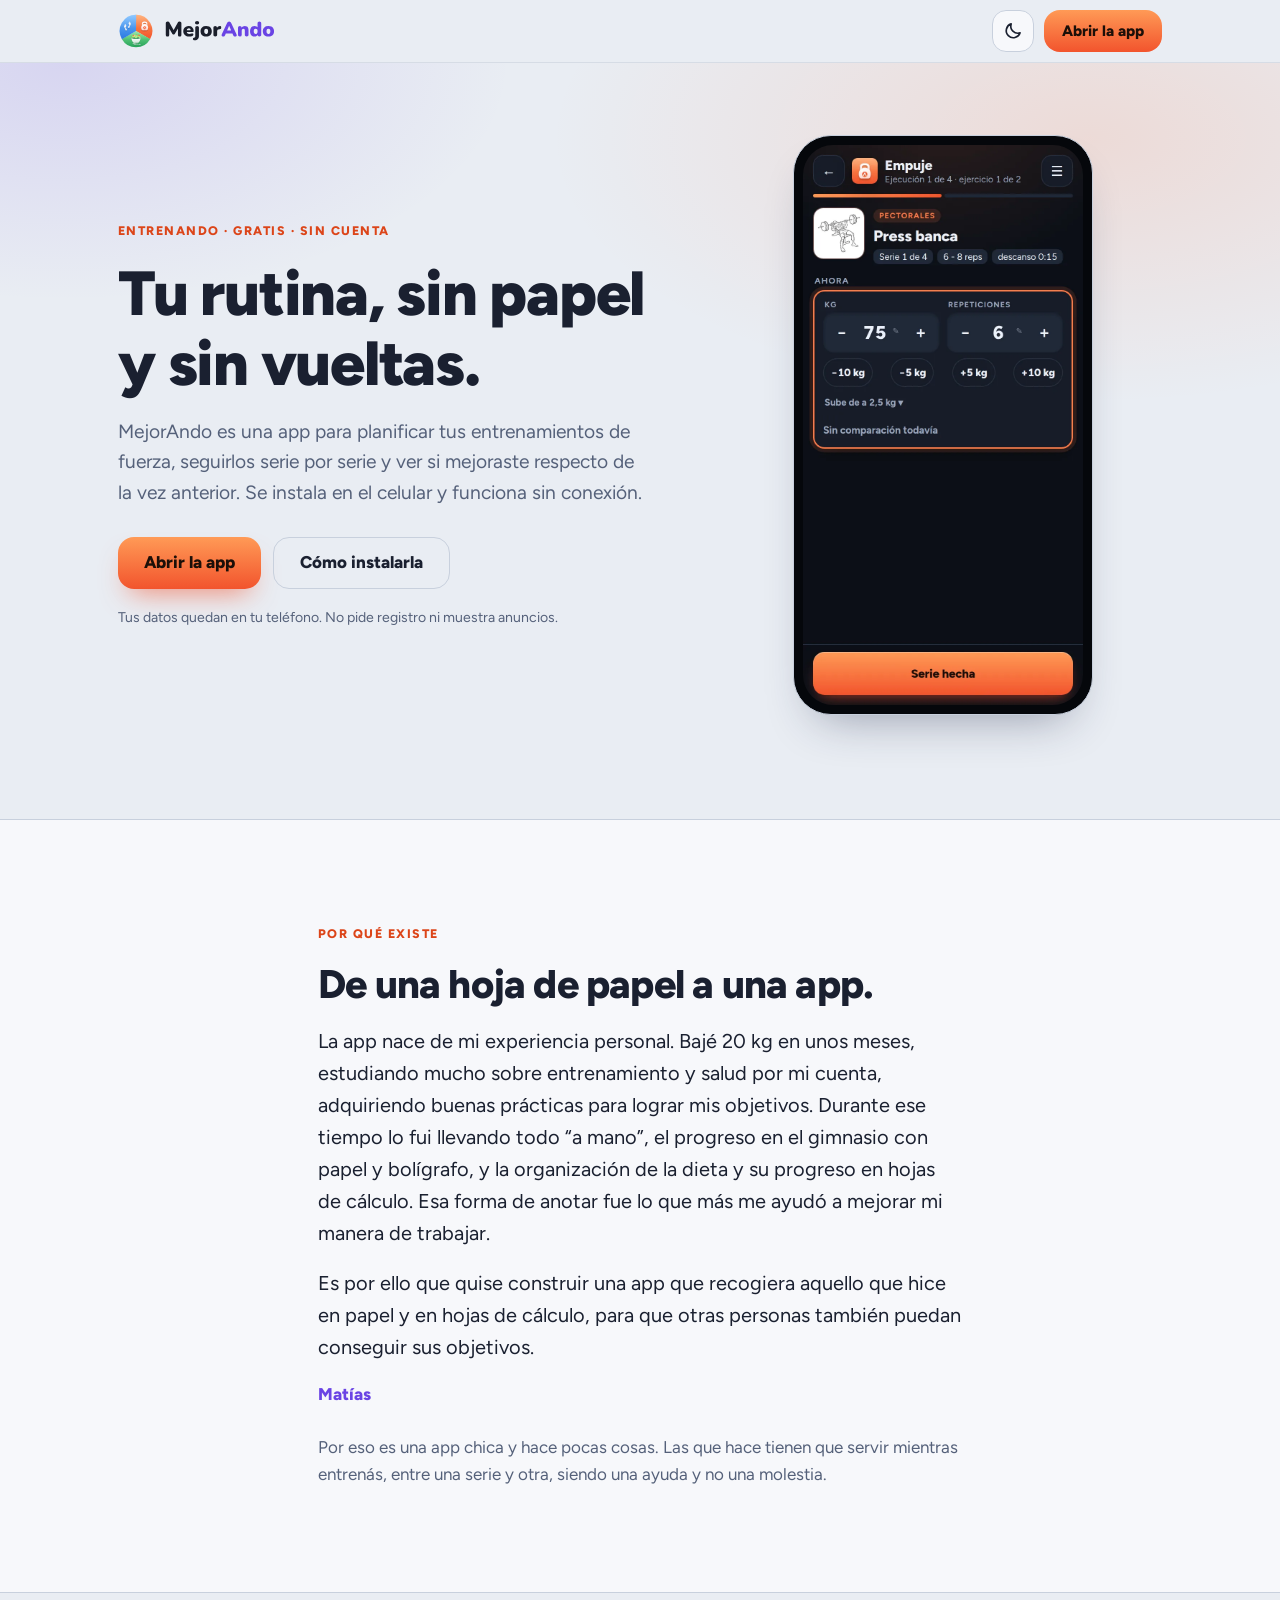
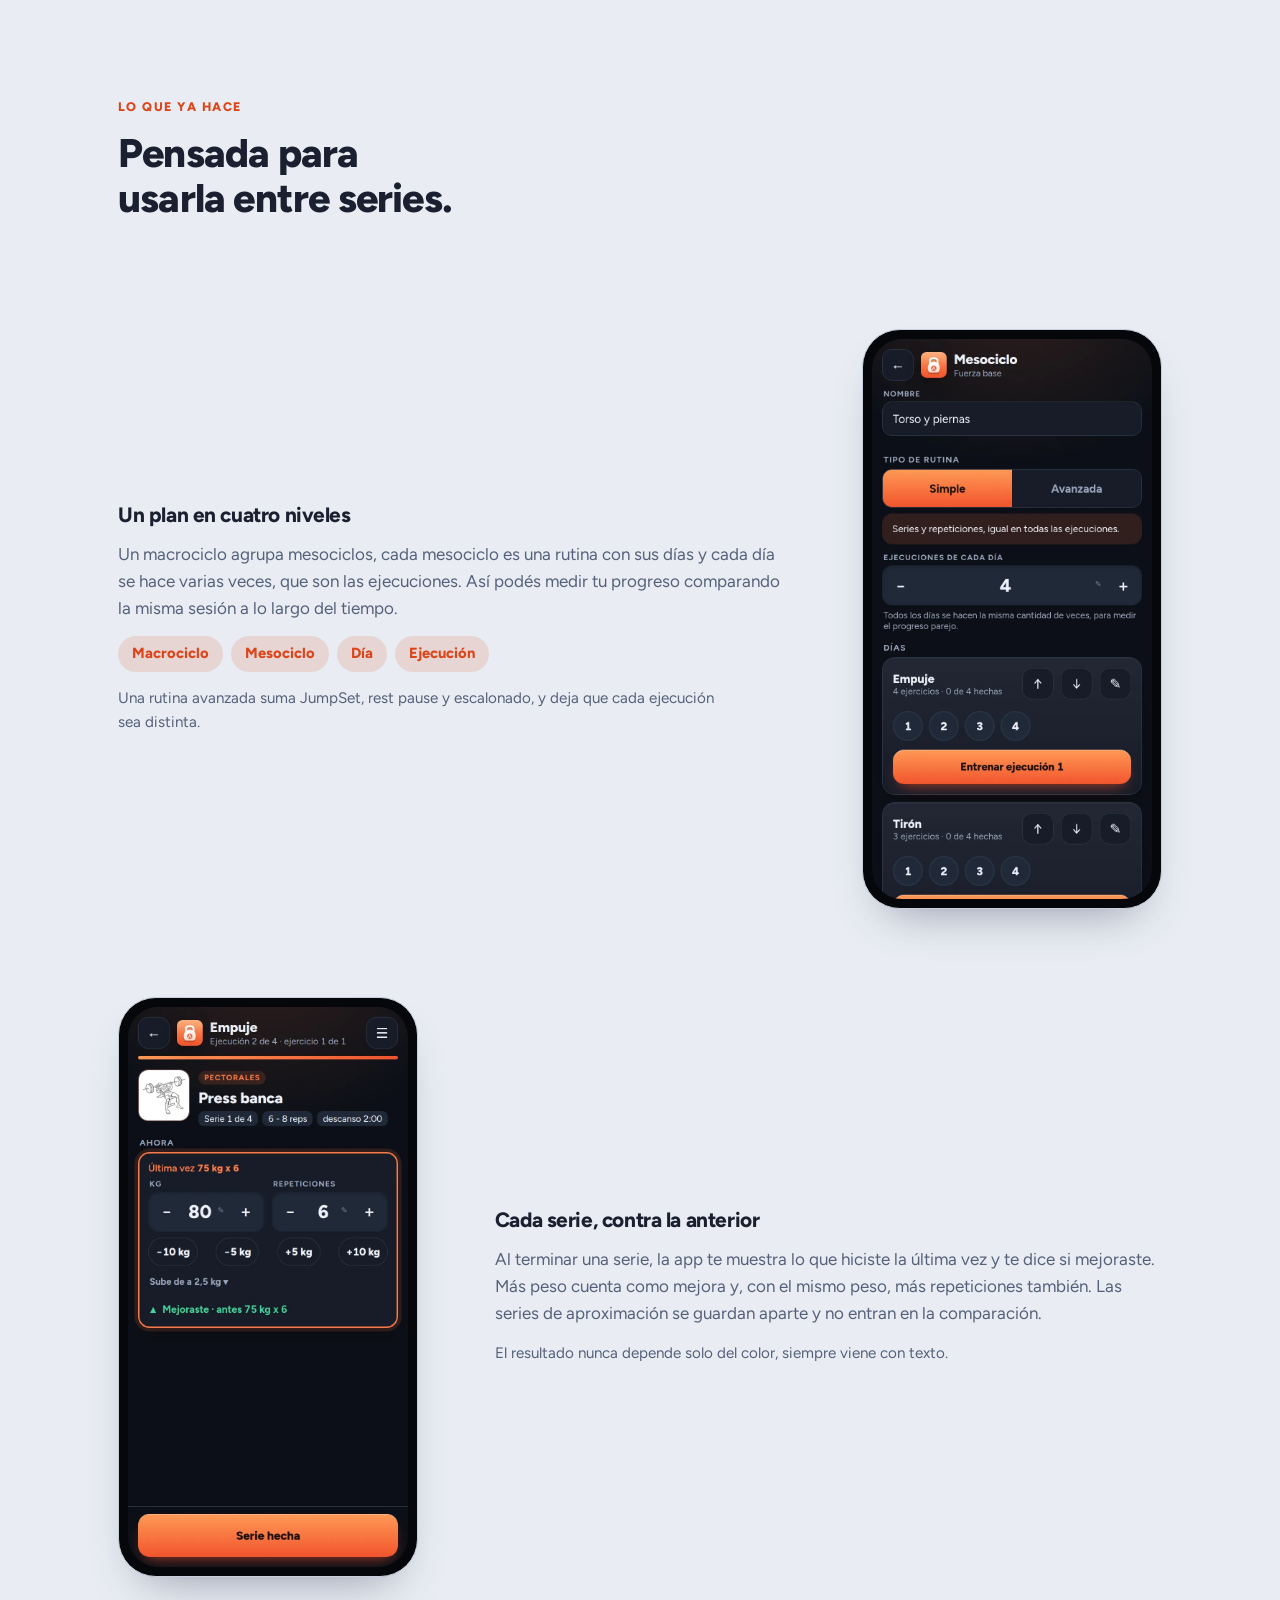
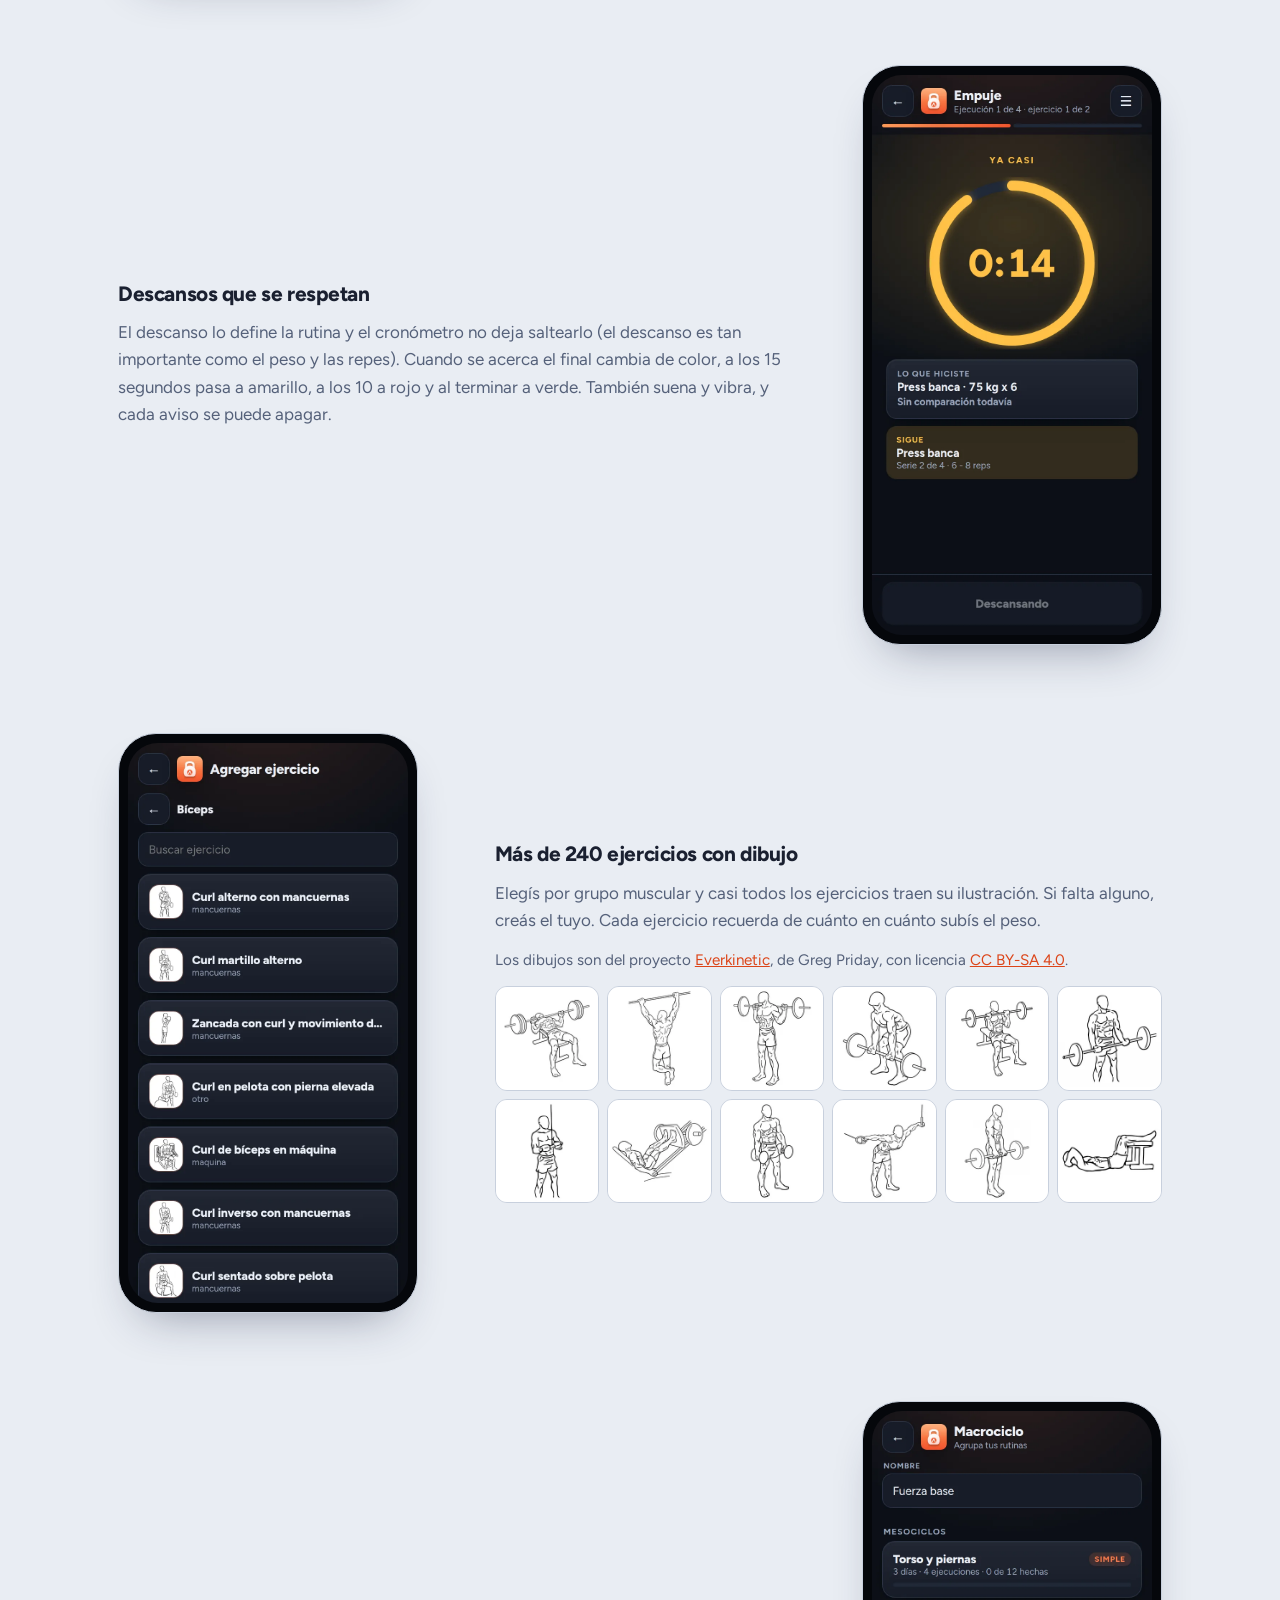
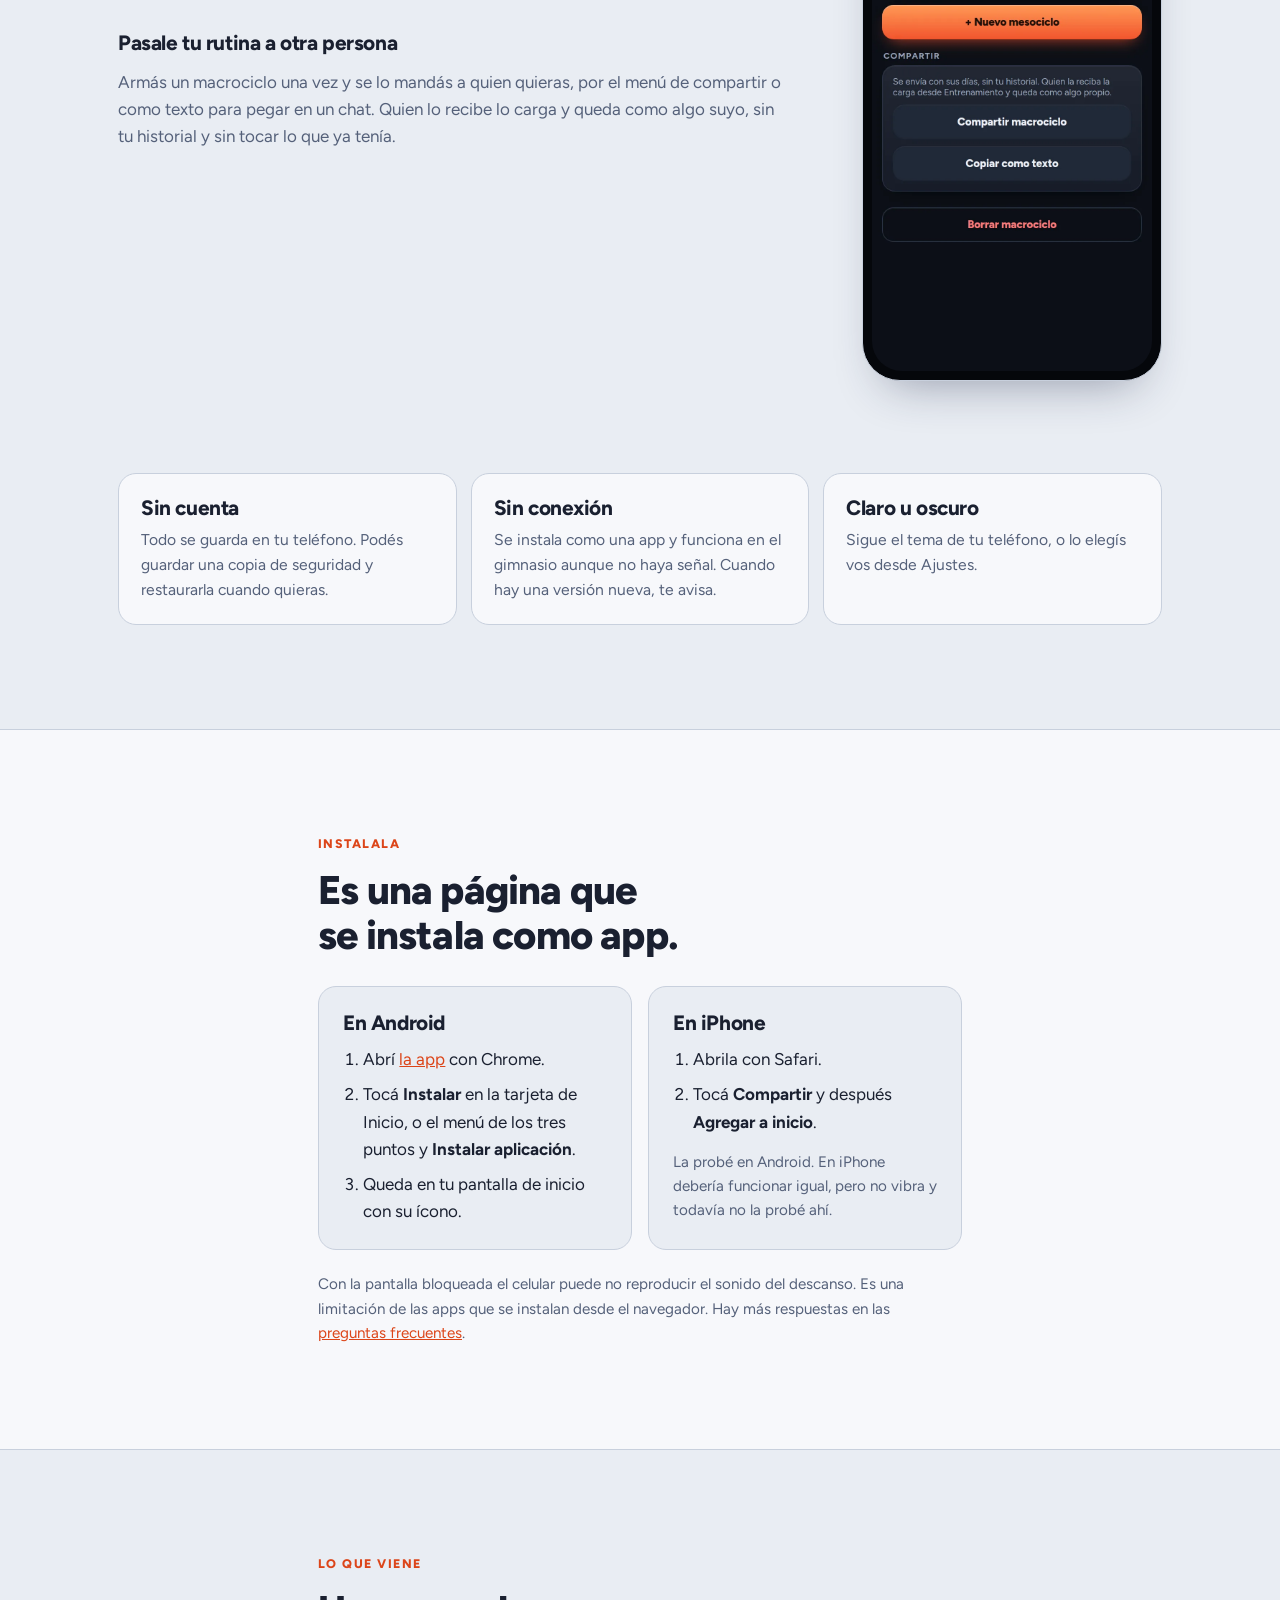
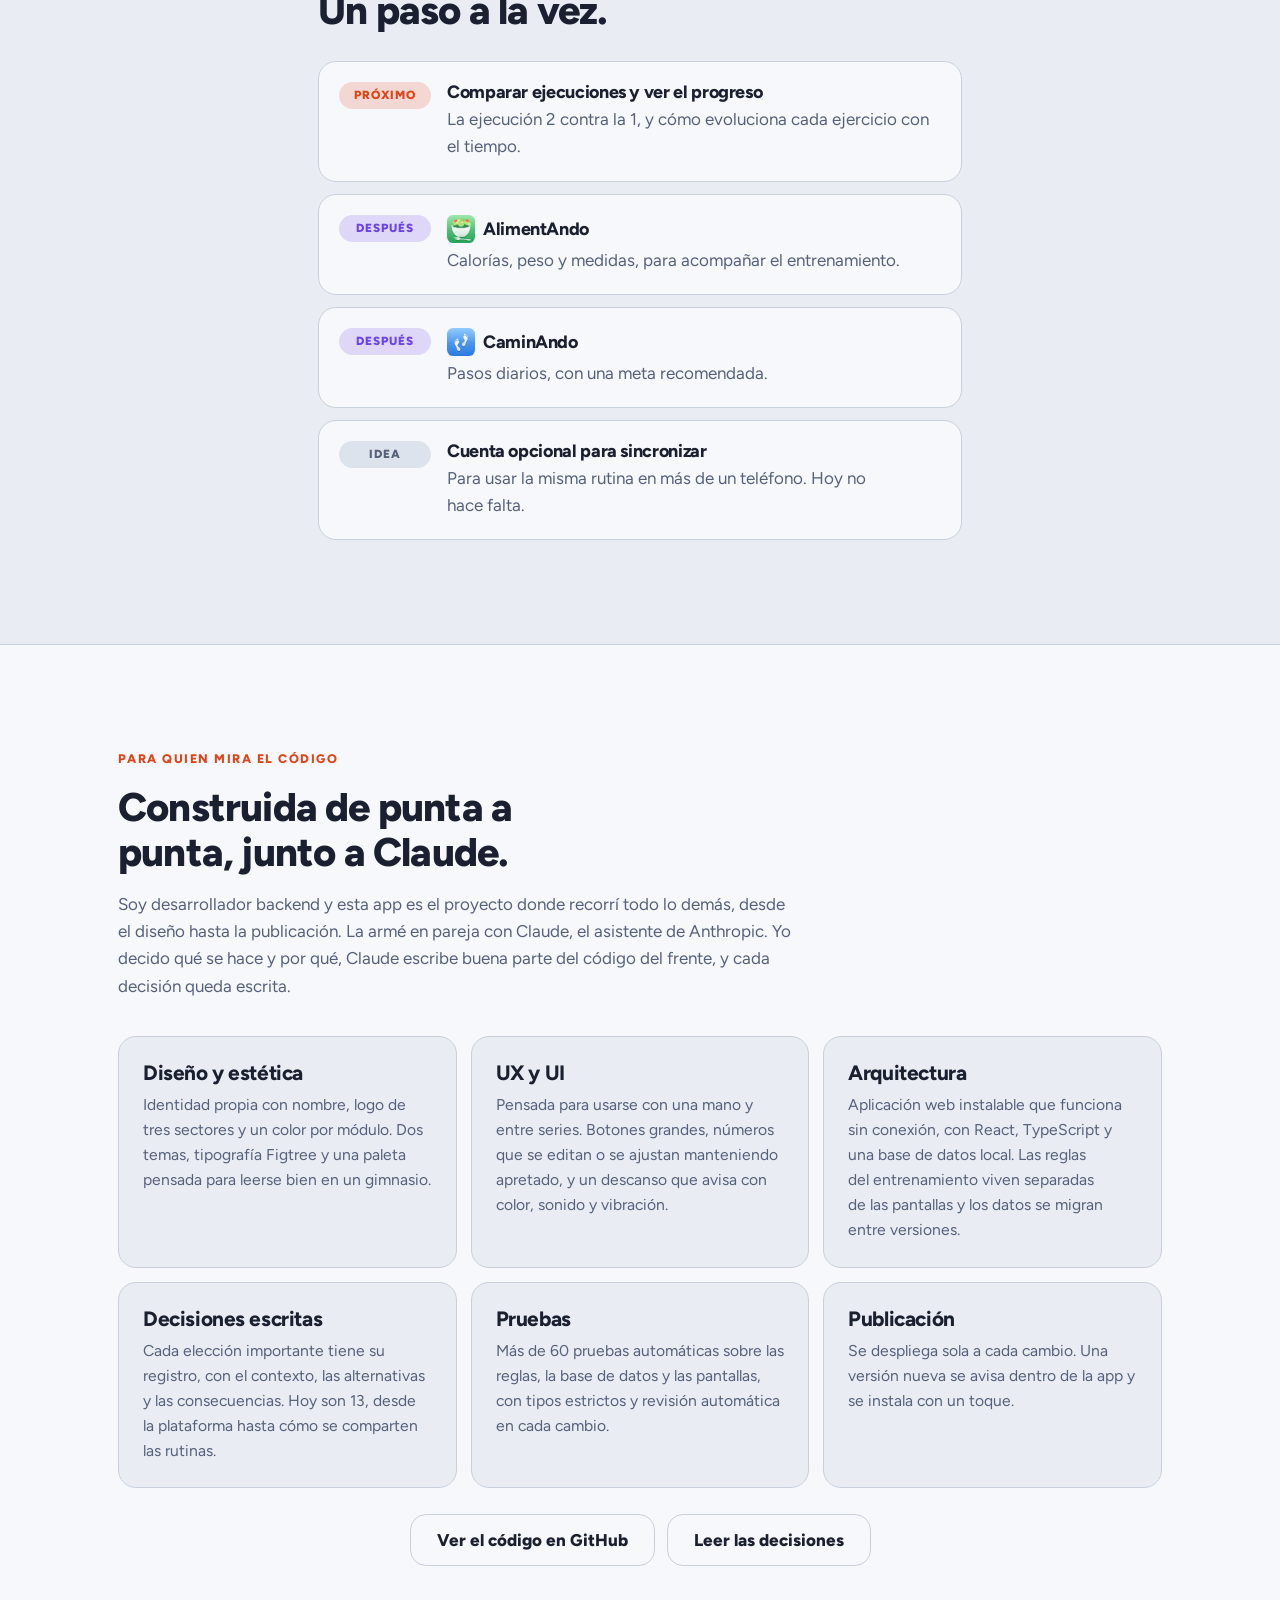
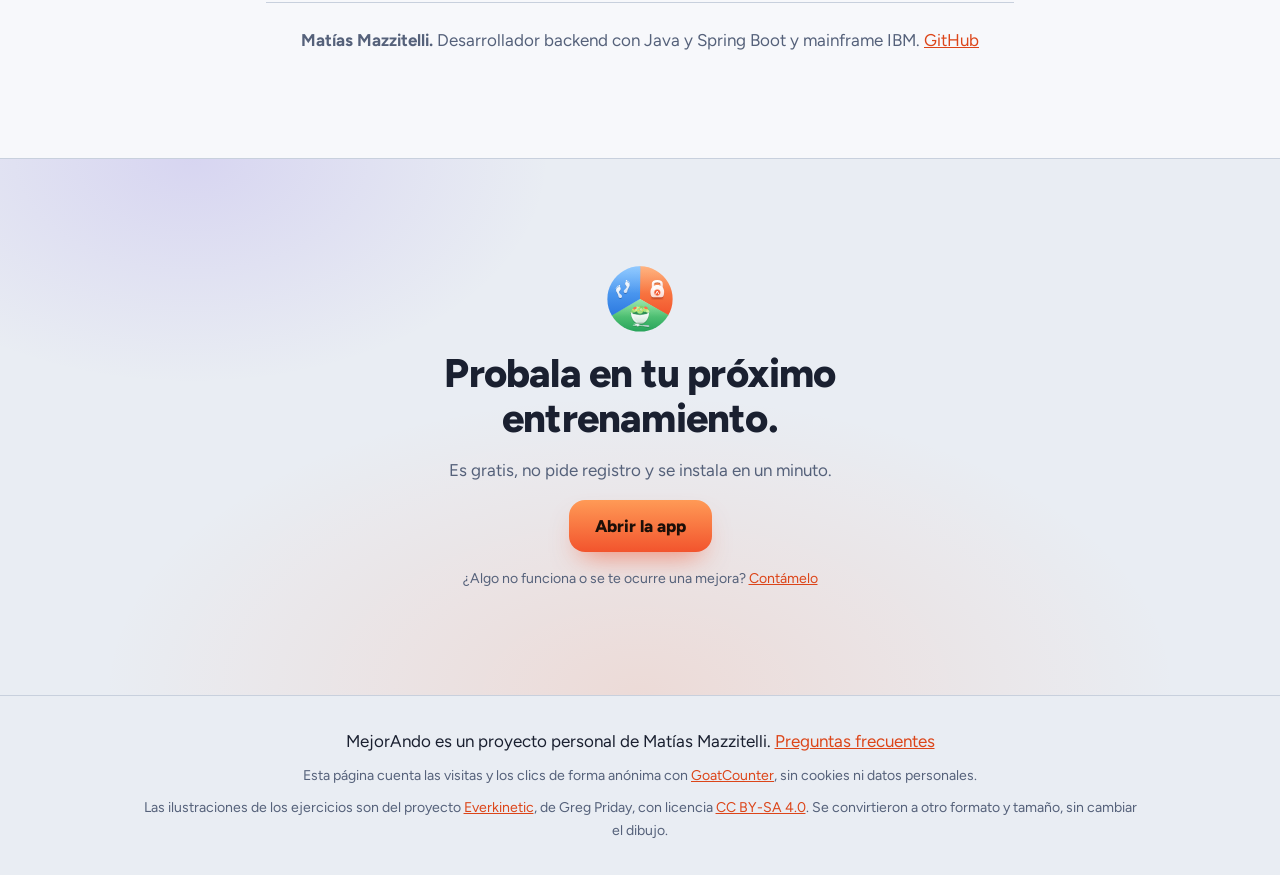
<file: index.html>
<!doctype html>
<html lang="es">
  <head>
    <meta charset="utf-8" />
    <meta name="viewport" content="width=device-width, initial-scale=1, viewport-fit=cover" />
    <title>MejorAndo | Entrená con tu rutina, sin papel</title>
    <meta
      name="description"
      content="MejorAndo es una app gratuita para planificar tus entrenamientos de fuerza, seguirlos serie por serie y ver si mejoraste. Se instala en el celular y funciona sin conexión."
    />
    <meta name="theme-color" content="#0c1017" />
    <script>
      // se aplica antes de pintar para que no parpadee
      try {
        var t = localStorage.getItem("mejorando.landing.tema")
        if (t === "claro" || t === "oscuro") document.documentElement.dataset.theme = t === "claro" ? "light" : "dark"
      } catch (e) {}
    </script>
    <meta property="og:title" content="MejorAndo" />
    <meta
      property="og:description"
      content="Planificá tu entrenamiento, seguilo serie por serie y compará con la vez anterior. Sin cuenta, sin conexión, sin papel."
    />
    <meta property="og:type" content="website" />
    <meta property="og:url" content="https://mdev-repos.github.io/mejorando-landing/" />
    <meta property="og:image" content="https://mdev-repos.github.io/mejorando-landing/img/og.png" />
    <meta property="og:image:width" content="1200" />
    <meta property="og:image:height" content="627" />
    <meta name="twitter:card" content="summary_large_image" />
    <link rel="icon" type="image/svg+xml" href="favicon.svg" />
    <link rel="stylesheet" href="style.css?v=3" />
  </head>
  <body>
    <header class="top">
      <div class="wrap top-in">
        <a class="brand" href="#" aria-label="MejorAndo, inicio">
          <img src="img/logo.svg" alt="" width="36" height="36" />
          <span class="wordmark">
            <img class="wm-claro" src="img/wordmark-claro.svg" alt="MejorAndo" height="22" />
            <img class="wm-oscuro" src="img/wordmark-oscuro.svg" alt="MejorAndo" height="22" />
          </span>
        </a>
        <div class="top-actions">
          <button class="theme-btn" id="theme" type="button" aria-label="Cambiar el tema">
            <svg class="i-sun" viewBox="0 0 24 24" width="20" height="20" aria-hidden="true">
              <circle cx="12" cy="12" r="4.2" fill="none" stroke="currentColor" stroke-width="2" />
              <path d="M12 2.5v3M12 18.5v3M2.5 12h3M18.5 12h3M5.3 5.3l2.1 2.1M16.6 16.6l2.1 2.1M18.7 5.3l-2.1 2.1M7.4 16.6l-2.1 2.1" fill="none" stroke="currentColor" stroke-width="2" stroke-linecap="round" />
            </svg>
            <svg class="i-moon" viewBox="0 0 24 24" width="20" height="20" aria-hidden="true">
              <path d="M20.5 14.2A8.5 8.5 0 0 1 9.8 3.5a8.5 8.5 0 1 0 10.7 10.7z" fill="none" stroke="currentColor" stroke-width="2" stroke-linejoin="round" />
            </svg>
          </button>
          <a data-goatcounter-click="abrir-encabezado" class="btn small" data-app href="#instalar">Abrir la app</a>
        </div>
      </div>
    </header>

    <main>
      <!-- 1. Qué es y primer llamado a la acción -->
      <section class="hero">
        <div class="wrap hero-in">
          <div class="hero-text">
            <p class="eyebrow">EntrenAndo · gratis · sin cuenta</p>
            <h1>Tu rutina, sin papel y sin vueltas.</h1>
            <p class="lead">
              MejorAndo es una app para planificar tus entrenamientos de fuerza, seguirlos serie por
              serie y ver si mejoraste respecto de la vez anterior. Se instala en el celular y
              funciona sin conexión.
            </p>
            <div class="actions">
              <a data-goatcounter-click="abrir-portada" class="btn primary" data-app href="#instalar">Abrir la app</a>
              <a data-goatcounter-click="como-instalar" class="btn ghost" href="#instalar">Cómo instalarla</a>
            </div>
            <p class="fine">Tus datos quedan en tu teléfono. No pide registro ni muestra anuncios.</p>
          </div>
          <figure class="phone hero-phone">
            <img
              src="img/serie.webp"
              width="390"
              height="780"
              alt="Pantalla de una serie de press banca con el peso, las repeticiones y botones para ajustarlos"
            />
          </figure>
        </div>
      </section>

      <!-- 2. La historia -->
      <section class="story" id="historia">
        <div class="wrap narrow">
          <p class="eyebrow">Por qué existe</p>
          <h2>De una hoja de papel a una app.</h2>
          <p>
            La app nace de mi experiencia personal. Bajé 20 kg en unos meses, estudiando mucho sobre entrenamiento y salud por mi cuenta, adquiriendo buenas prácticas para lograr mis objetivos. Durante ese tiempo lo fui llevando todo “a mano”, el progreso en el gimnasio con papel y bolígrafo, y la organización de la dieta y su progreso en hojas de cálculo. Esa forma
            de anotar fue lo que más me ayudó a mejorar mi manera de trabajar.
          </p>
          <p>
            Es por ello que quise construir una app que recogiera aquello que hice en papel y en hojas de cálculo, para que otras personas
            también puedan conseguir sus objetivos.
          </p>
          <p class="sign">Matías</p>
          <p class="note">
            Por eso es una app chica y hace pocas cosas. Las que hace tienen que servir mientras
            entrenás, entre una serie y otra, siendo una ayuda y no una molestia.
          </p>
        </div>
      </section>

      <!-- 3. Qué hace hoy -->
      <section class="features" id="que-hace">
        <div class="wrap">
          <p class="eyebrow">Lo que ya hace</p>
          <h2>Pensada para usarla entre series.</h2>

          <article class="feature">
            <div class="feature-text">
              <h3>Un plan en cuatro niveles</h3>
              <p>
                Un macrociclo agrupa mesociclos, cada mesociclo es una rutina con sus días y cada
                día se hace varias veces, que son las ejecuciones. Así podés medir tu progreso
                comparando la misma sesión a lo largo del tiempo.
              </p>
              <ul class="chips" aria-label="Niveles del plan">
                <li>Macrociclo</li>
                <li>Mesociclo</li>
                <li>Día</li>
                <li>Ejecución</li>
              </ul>
              <p class="aside">
                Una rutina avanzada suma JumpSet, rest pause y escalonado, y deja que cada ejecución
                sea distinta.
              </p>
            </div>
            <figure class="phone">
              <img
                src="img/mesociclo.webp"
                width="390"
                height="780"
                loading="lazy"
                alt="Un mesociclo con los días Empuje, Tirón y Piernas y sus cuatro ejecuciones"
              />
            </figure>
          </article>

          <article class="feature flip">
            <div class="feature-text">
              <h3>Cada serie, contra la anterior</h3>
              <p>
                Al terminar una serie, la app te muestra lo que hiciste la última vez y te dice si
                mejoraste. Más peso cuenta como mejora y, con el mismo peso, más repeticiones
                también. Las series de aproximación se guardan aparte y no entran en la comparación.
              </p>
              <p class="aside">El resultado nunca depende solo del color, siempre viene con texto.</p>
            </div>
            <figure class="phone">
              <img
                src="img/comparar.webp"
                width="390"
                height="780"
                loading="lazy"
                alt="Una serie de press banca con la última vez, 75 kg por 6, y el aviso Mejoraste"
              />
            </figure>
          </article>

          <article class="feature">
            <div class="feature-text">
              <h3>Descansos que se respetan</h3>
              <p>
                El descanso lo define la rutina y el cronómetro no deja saltearlo (el descanso es tan importante como el peso y las repes). Cuando se acerca
                el final cambia de color, a los 15 segundos pasa a amarillo, a los 10 a rojo y al
                terminar a verde. También suena y vibra, y cada aviso se puede apagar.
              </p>
            </div>
            <figure class="phone">
              <img
                src="img/descanso.webp"
                width="390"
                height="780"
                loading="lazy"
                alt="Cronómetro de descanso en amarillo con el aviso YA CASI y 14 segundos restantes"
              />
            </figure>
          </article>

          <article class="feature flip">
            <div class="feature-text">
              <h3>Más de 240 ejercicios con dibujo</h3>
              <p>
                Elegís por grupo muscular y casi todos los ejercicios traen su ilustración. Si falta alguno,
                creás el tuyo. Cada ejercicio recuerda de cuánto en cuánto subís el peso.
              </p>
              <p class="aside">
                Los dibujos son del proyecto
                <a href="https://github.com/everkinetic/data" rel="noopener">Everkinetic</a>, de Greg
                Priday, con licencia
                <a href="https://creativecommons.org/licenses/by-sa/4.0/" rel="noopener">CC BY-SA 4.0</a>.
              </p>
              <ul class="thumbs" aria-label="Algunos ejercicios del catálogo">
                <li><img src="img/ej/press-banca.webp" alt="Press banca" loading="lazy" /></li>
                <li><img src="img/ej/dominadas.webp" alt="Dominadas" loading="lazy" /></li>
                <li><img src="img/ej/sentadilla.webp" alt="Sentadilla" loading="lazy" /></li>
                <li><img src="img/ej/remo-barra.webp" alt="Remo con barra" loading="lazy" /></li>
                <li><img src="img/ej/press-militar.webp" alt="Press militar" loading="lazy" /></li>
                <li><img src="img/ej/curl-barra.webp" alt="Curl con barra" loading="lazy" /></li>
                <li><img src="img/ej/extension-polea.webp" alt="Extensión en polea" loading="lazy" /></li>
                <li><img src="img/ej/prensa.webp" alt="Prensa" loading="lazy" /></li>
                <li><img src="img/ej/zancadas.webp" alt="Zancadas" loading="lazy" /></li>
                <li><img src="img/ej/cruces-polea.webp" alt="Cruces en polea" loading="lazy" /></li>
                <li><img src="img/ej/peso-muerto-rumano.webp" alt="Peso muerto rumano" loading="lazy" /></li>
                <li><img src="img/ej/crunch.webp" alt="Crunch" loading="lazy" /></li>
              </ul>
            </div>
            <figure class="phone">
              <img
                src="img/biceps.webp"
                width="390"
                height="780"
                loading="lazy"
                alt="Lista de ejercicios de bíceps, cada uno con su ilustración"
              />
            </figure>
          </article>

          <article class="feature">
            <div class="feature-text">
              <h3>Pasale tu rutina a otra persona</h3>
              <p>
                Armás un macrociclo una vez y se lo mandás a quien quieras, por el menú de compartir
                o como texto para pegar en un chat. Quien lo recibe lo carga y queda como algo suyo,
                sin tu historial y sin tocar lo que ya tenía.
              </p>
            </div>
            <figure class="phone">
              <img
                src="img/compartir.webp"
                width="390"
                height="780"
                loading="lazy"
                alt="Un macrociclo con los botones Compartir macrociclo y Copiar como texto"
              />
            </figure>
          </article>

          <div class="mini-grid">
            <div class="mini">
              <h3>Sin cuenta</h3>
              <p>
                Todo se guarda en tu teléfono. Podés guardar una copia de seguridad y restaurarla
                cuando quieras.
              </p>
            </div>
            <div class="mini">
              <h3>Sin conexión</h3>
              <p>
                Se instala como una app y funciona en el gimnasio aunque no haya señal. Cuando hay
                una versión nueva, te avisa.
              </p>
            </div>
            <div class="mini">
              <h3>Claro u oscuro</h3>
              <p>Sigue el tema de tu teléfono, o lo elegís vos desde Ajustes.</p>
            </div>
          </div>
        </div>
      </section>

      <!-- 4. Instalación -->
      <section class="install" id="instalar">
        <div class="wrap narrow">
          <p class="eyebrow">Instalala</p>
          <h2>Es una página que se instala como app.</h2>
          <div class="steps">
            <div class="step">
              <h3>En Android</h3>
              <ol>
                <li>Abrí <a data-goatcounter-click="abrir-instalacion" data-app href="#instalar">la app</a> con Chrome.</li>
                <li>
                  Tocá <strong>Instalar</strong> en la tarjeta de Inicio, o el menú de los tres
                  puntos y <strong>Instalar aplicación</strong>.
                </li>
                <li>Queda en tu pantalla de inicio con su ícono.</li>
              </ol>
            </div>
            <div class="step">
              <h3>En iPhone</h3>
              <ol>
                <li>Abrila con Safari.</li>
                <li>Tocá <strong>Compartir</strong> y después <strong>Agregar a inicio</strong>.</li>
              </ol>
              <p class="aside">
                La probé en Android. En iPhone debería funcionar igual, pero no vibra y todavía no
                la probé ahí.
              </p>
            </div>
          </div>
          <p class="note">
            Con la pantalla bloqueada el celular puede no reproducir el sonido del descanso. Es una
            limitación de las apps que se instalan desde el navegador. Hay más respuestas en las
            <a href="faq.html">preguntas frecuentes</a>.
          </p>
        </div>
      </section>

      <!-- 5. Qué viene -->
      <section class="roadmap" id="que-viene">
        <div class="wrap narrow">
          <p class="eyebrow">Lo que viene</p>
          <h2>Un paso a la vez.</h2>
          <ul class="road">
            <li>
              <span class="tag next">Próximo</span>
              <div>
                <h3>Comparar ejecuciones y ver el progreso</h3>
                <p>La ejecución 2 contra la 1, y cómo evoluciona cada ejercicio con el tiempo.</p>
              </div>
            </li>
            <li>
              <span class="tag soon">Después</span>
              <div>
                <h3>
                  <img src="img/modulo-alimentando.svg" alt="" width="28" height="28" /> AlimentAndo
                </h3>
                <p>Calorías, peso y medidas, para acompañar el entrenamiento.</p>
              </div>
            </li>
            <li>
              <span class="tag soon">Después</span>
              <div>
                <h3>
                  <img src="img/modulo-caminando.svg" alt="" width="28" height="28" /> CaminAndo
                </h3>
                <p>Pasos diarios, con una meta recomendada.</p>
              </div>
            </li>
            <li>
              <span class="tag idea">Idea</span>
              <div>
                <h3>Cuenta opcional para sincronizar</h3>
                <p>Para usar la misma rutina en más de un teléfono. Hoy no hace falta.</p>
              </div>
            </li>
          </ul>
        </div>
      </section>

      <!-- 6. Cómo se construyó -->
      <section class="build" id="como-se-construyo">
        <div class="wrap">
          <div class="narrow">
            <p class="eyebrow">Para quien mira el código</p>
            <h2>Construida de punta a punta, junto a Claude.</h2>
            <p>
              Soy desarrollador backend y esta app es el proyecto donde recorrí todo lo demás,
              desde el diseño hasta la publicación. La armé en pareja con Claude, el asistente de
              Anthropic. Yo decido qué se hace y por qué, Claude escribe buena parte del código del
              frente, y cada decisión queda escrita.
            </p>
          </div>
          <div class="cards">
            <div class="card">
              <h3>Diseño y estética</h3>
              <p>
                Identidad propia con nombre, logo de tres sectores y un color por módulo. Dos temas,
                tipografía Figtree y una paleta pensada para leerse bien en un gimnasio.
              </p>
            </div>
            <div class="card">
              <h3>UX y UI</h3>
              <p>
                Pensada para usarse con una mano y entre series. Botones grandes, números que se
                editan o se ajustan manteniendo apretado, y un descanso que avisa con color, sonido
                y vibración.
              </p>
            </div>
            <div class="card">
              <h3>Arquitectura</h3>
              <p>
                Aplicación web instalable que funciona sin conexión, con React, TypeScript y una
                base de datos local. Las reglas del entrenamiento viven separadas de las pantallas y
                los datos se migran entre versiones.
              </p>
            </div>
            <div class="card">
              <h3>Decisiones escritas</h3>
              <p>
                Cada elección importante tiene su registro, con el contexto, las alternativas y las
                consecuencias. Hoy son 13, desde la plataforma hasta cómo se comparten las rutinas.
              </p>
            </div>
            <div class="card">
              <h3>Pruebas</h3>
              <p>
                Más de 60 pruebas automáticas sobre las reglas, la base de datos y las pantallas,
                con tipos estrictos y revisión automática en cada cambio.
              </p>
            </div>
            <div class="card">
              <h3>Publicación</h3>
              <p>
                Se despliega sola a cada cambio. Una versión nueva se avisa dentro de la app y se
                instala con un toque.
              </p>
            </div>
          </div>
          <div class="actions center">
            <a
              data-goatcounter-click="codigo-github"
              class="btn ghost"
              href="https://github.com/mdev-repos/mejorando-app"
              rel="noopener"
              >Ver el código en GitHub</a
            >
            <a
              data-goatcounter-click="decisiones"
              class="btn ghost"
              href="https://github.com/mdev-repos/mejorando-app/tree/main/docs/decisiones"
              rel="noopener"
              >Leer las decisiones</a
            >
          </div>
          <p class="about">
            <strong>Matías Mazzitelli.</strong> Desarrollador backend con Java y Spring Boot y
            mainframe IBM.
            <a href="https://github.com/mdev-repos" rel="noopener">GitHub</a>
          </p>
        </div>
      </section>

      <!-- 7. Segundo llamado a la acción -->
      <section class="final" id="descargar">
        <div class="wrap narrow center">
          <img src="img/logo.svg" alt="" width="72" height="72" />
          <h2>Probala en tu próximo entrenamiento.</h2>
          <p>Es gratis, no pide registro y se instala en un minuto.</p>
          <div class="actions center">
            <a data-goatcounter-click="abrir-final" class="btn primary" data-app href="#instalar">Abrir la app</a>
          </div>
          <p class="fine feedback" hidden>
            ¿Algo no funciona o se te ocurre una mejora?
            <a data-goatcounter-click="comentarios" data-feedback href="#">Contámelo</a>
          </p>
        </div>
      </section>
    </main>

    <footer class="foot">
      <div class="wrap">
        <p>
          MejorAndo es un proyecto personal de Matías Mazzitelli. <a data-goatcounter-click="preguntas-frecuentes" href="faq.html">Preguntas frecuentes</a>
        </p>
        <p class="fine conteo" hidden>
          Esta página cuenta las visitas y los clics de forma anónima con
          <a href="https://www.goatcounter.com" rel="noopener">GoatCounter</a>, sin cookies ni datos
          personales.
        </p>
        <p class="fine">
          Las ilustraciones de los ejercicios son del proyecto
          <a href="https://github.com/everkinetic/data" rel="noopener">Everkinetic</a>, de Greg
          Priday, con licencia
          <a href="https://creativecommons.org/licenses/by-sa/4.0/" rel="noopener">CC BY-SA 4.0</a>.
          Se convirtieron a otro formato y tamaño, sin cambiar el dibujo.
        </p>
      </div>
    </footer>

    <script src="main.js?v=4"></script>
  </body>
</html>
</file>
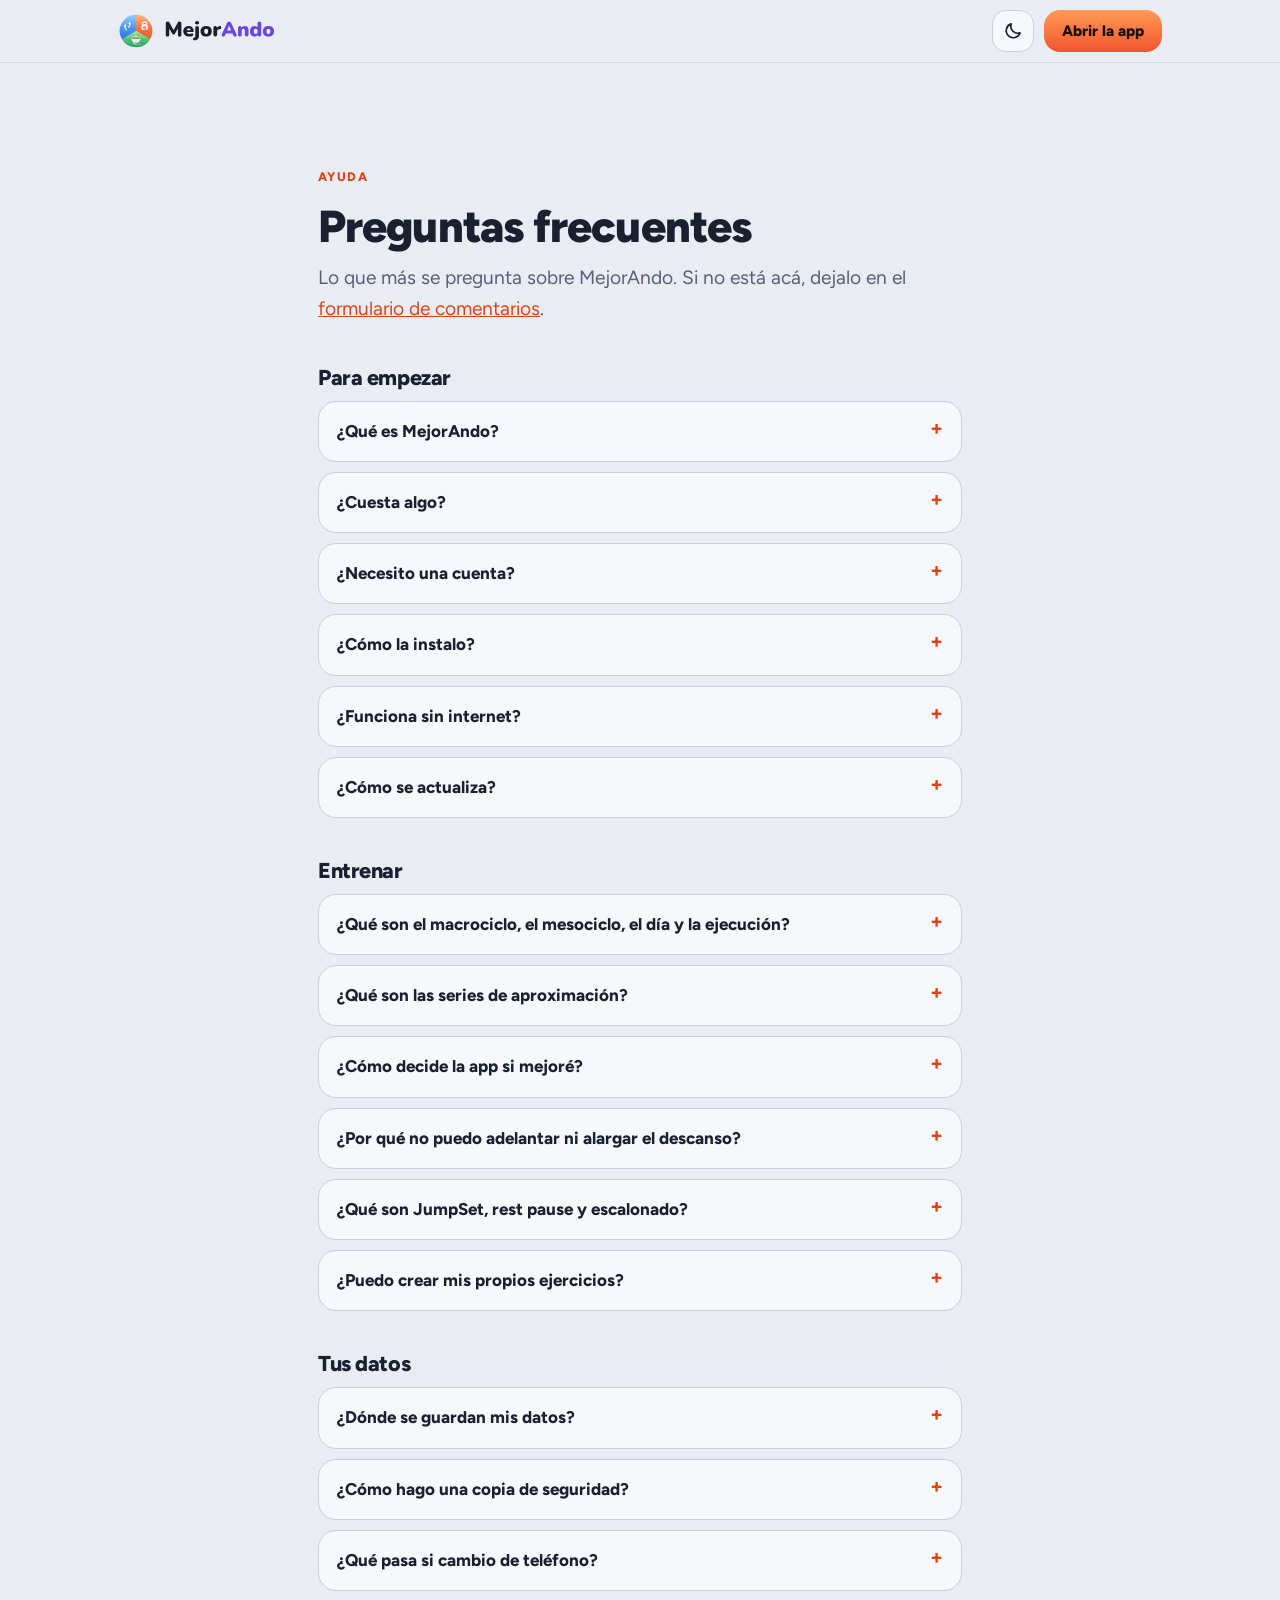
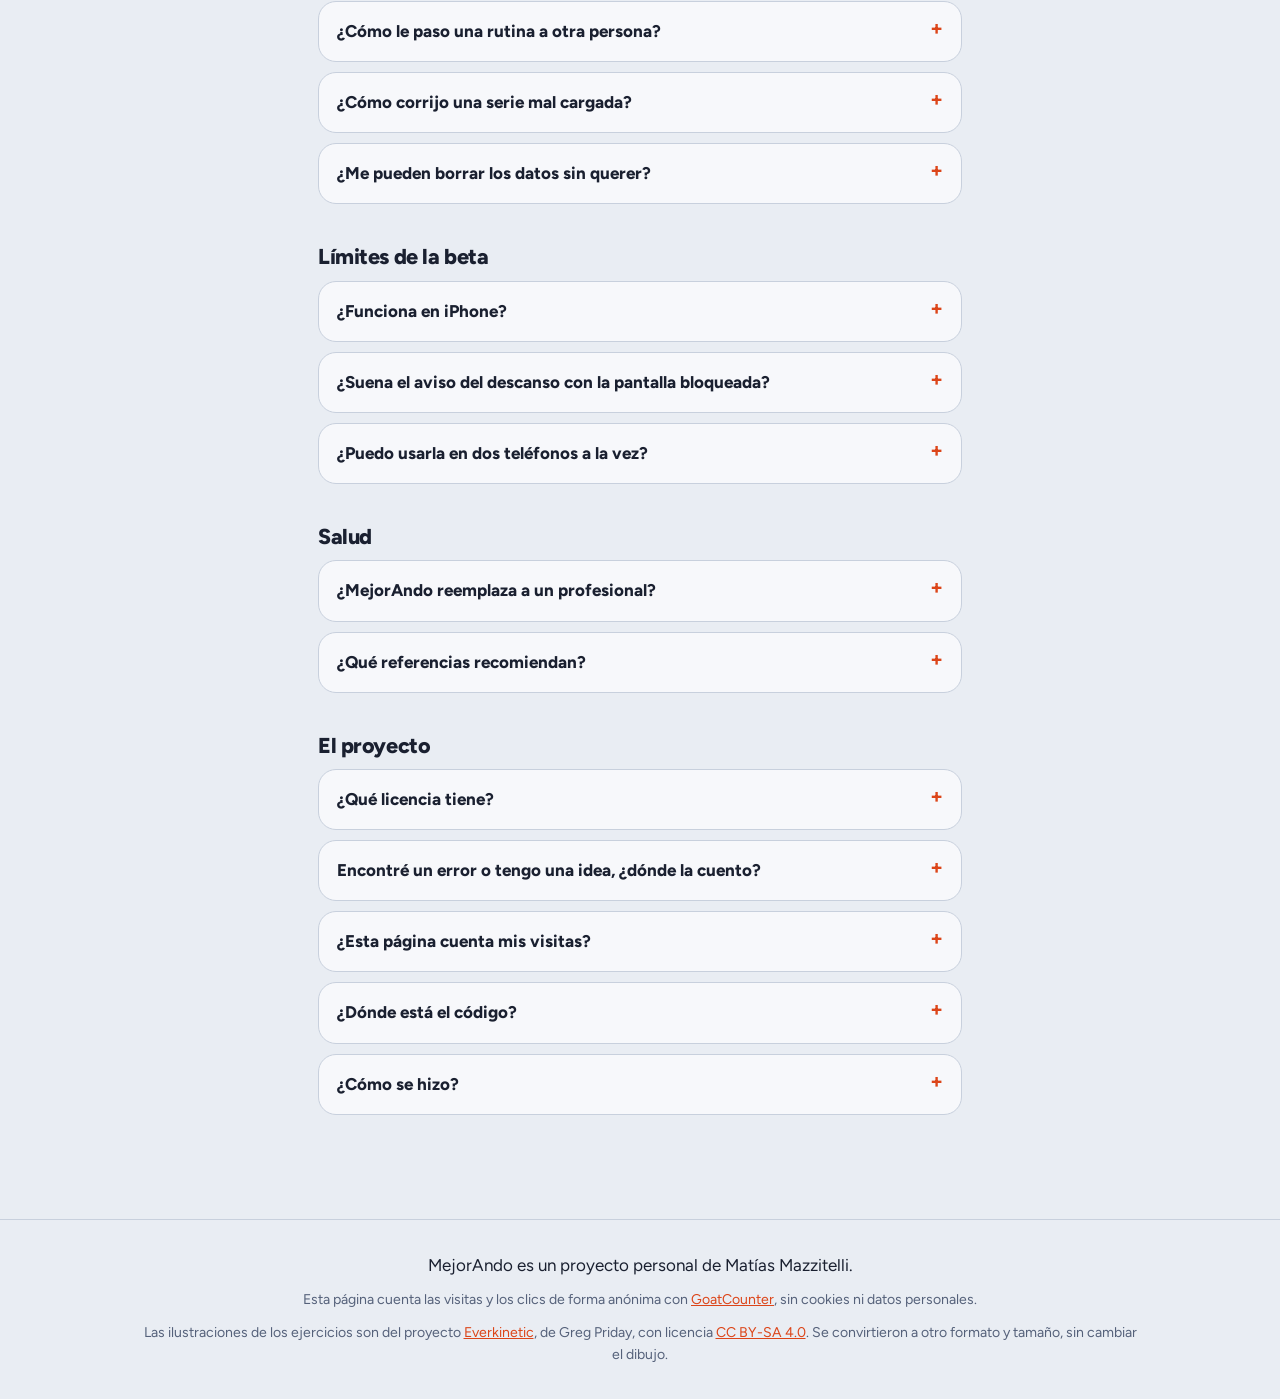
<file: faq.html>
<!doctype html>
<html lang="es">
  <head>
    <meta charset="utf-8" />
    <meta name="viewport" content="width=device-width, initial-scale=1, viewport-fit=cover" />
    <title>Preguntas frecuentes | MejorAndo</title>
    <meta name="description" content="Respuestas a las preguntas más comunes sobre MejorAndo: cómo instalarla, cómo guardar tus datos, cómo pasar una rutina y qué límites tiene la beta." />
    <meta name="theme-color" content="#0c1017" />
    <script>
      // se aplica antes de pintar para que no parpadee
      try {
        var t = localStorage.getItem("mejorando.landing.tema")
        if (t === "claro" || t === "oscuro") document.documentElement.dataset.theme = t === "claro" ? "light" : "dark"
      } catch (e) {}
    </script>
    <meta property="og:title" content="Preguntas frecuentes | MejorAndo" />
    <meta
      property="og:description"
      content="Planificá tu entrenamiento, seguilo serie por serie y compará con la vez anterior. Sin cuenta, sin conexión, sin papel."
    />
    <meta property="og:type" content="website" />
    <link rel="icon" type="image/svg+xml" href="favicon.svg" />
    <link rel="stylesheet" href="style.css?v=3" />
  </head>
  <body>
    <header class="top">
      <div class="wrap top-in">
        <a class="brand" href="index.html" aria-label="MejorAndo, inicio">
          <img src="img/logo.svg" alt="" width="36" height="36" />
          <span class="wordmark">
            <img class="wm-claro" src="img/wordmark-claro.svg" alt="MejorAndo" height="22" />
            <img class="wm-oscuro" src="img/wordmark-oscuro.svg" alt="MejorAndo" height="22" />
          </span>
        </a>
        <div class="top-actions">
          <button class="theme-btn" id="theme" type="button" aria-label="Cambiar el tema">
            <svg class="i-sun" viewBox="0 0 24 24" width="20" height="20" aria-hidden="true">
              <circle cx="12" cy="12" r="4.2" fill="none" stroke="currentColor" stroke-width="2" />
              <path d="M12 2.5v3M12 18.5v3M2.5 12h3M18.5 12h3M5.3 5.3l2.1 2.1M16.6 16.6l2.1 2.1M18.7 5.3l-2.1 2.1M7.4 16.6l-2.1 2.1" fill="none" stroke="currentColor" stroke-width="2" stroke-linecap="round" />
            </svg>
            <svg class="i-moon" viewBox="0 0 24 24" width="20" height="20" aria-hidden="true">
              <path d="M20.5 14.2A8.5 8.5 0 0 1 9.8 3.5a8.5 8.5 0 1 0 10.7 10.7z" fill="none" stroke="currentColor" stroke-width="2" stroke-linejoin="round" />
            </svg>
          </button>
          <a data-goatcounter-click="abrir-encabezado-faq" class="btn small" data-app href="index.html#instalar">Abrir la app</a>
        </div>
      </div>
    </header>
    <main>
      <section class="faq">
        <div class="wrap narrow">
          <p class="eyebrow">Ayuda</p>
          <h1>Preguntas frecuentes</h1>
          <p class="lead">Lo que más se pregunta sobre MejorAndo. Si no está acá, dejalo en el <a data-goatcounter-click="comentarios-faq" data-feedback href="#">formulario de comentarios</a>.</p>
<h2>Para empezar</h2>
<details id="que-es"><summary>¿Qué es MejorAndo?</summary><div class="resp"><p>Una app para planificar tus entrenamientos de fuerza, seguirlos serie por serie y ver si mejoraste respecto de la vez anterior. EntrenAndo es el primer módulo. Más adelante van a venir otros, como AlimentAndo y CaminAndo.</p></div></details>
<details id="cuesta"><summary>¿Cuesta algo?</summary><div class="resp"><p>No. Es gratis, no muestra anuncios y no pide registro. Es un proyecto personal sin fines de lucro.</p></div></details>
<details id="cuenta"><summary>¿Necesito una cuenta?</summary><div class="resp"><p>No. Todo se guarda en tu teléfono. Por eso conviene guardar copias de seguridad, como se explica más abajo.</p></div></details>
<details id="instalar"><summary>¿Cómo la instalo?</summary><div class="resp"><p>En Android, abrí la app con Chrome y tocá <strong>Instalar</strong> en la tarjeta de Inicio, o el menú de los tres puntos y <strong>Instalar aplicación</strong>. En iPhone, abrila con Safari, tocá <strong>Compartir</strong> y después <strong>Agregar a inicio</strong>.</p></div></details>
<details id="sin-internet"><summary>¿Funciona sin internet?</summary><div class="resp"><p>Sí. Una vez instalada funciona sin conexión, en el gimnasio aunque no haya señal. Necesita conexión solo para bajar una versión nueva.</p></div></details>
<details id="actualizar"><summary>¿Cómo se actualiza?</summary><div class="resp"><p>Cuando hay una versión nueva, la app te avisa con un botón. Tocalo y se actualiza en unos segundos.</p></div></details>
<h2>Entrenar</h2>
<details id="niveles"><summary>¿Qué son el macrociclo, el mesociclo, el día y la ejecución?</summary><div class="resp"><p>Un <strong>macrociclo</strong> agrupa tus rutinas, por ejemplo &quot;Principiante&quot;. Cada rutina es un <strong>mesociclo</strong>, por ejemplo &quot;PPL&quot;. Cada mesociclo tiene sus <strong>días</strong>, como Empuje, Tirón y Piernas. Y cada día se hace varias veces, que son las <strong>ejecuciones</strong>. Todos los días de un mesociclo tienen la misma cantidad de ejecuciones, para poder medir el progreso de manera pareja.</p></div></details>
<details id="aproximacion"><summary>¿Qué son las series de aproximación?</summary><div class="resp"><p>Son las series livianas antes de empezar con el peso de trabajo. La app te pregunta una vez por grupo muscular si querés hacerlas. Se guardan con la etiqueta &quot;Aprox&quot; y no entran en la comparación.</p></div></details>
<details id="mejora"><summary>¿Cómo decide la app si mejoré?</summary><div class="resp"><p>Más peso cuenta como mejora, aunque hagas menos repeticiones. Con el mismo peso, más repeticiones también es mejora. Si es igual, dice que igualaste, y si es menos peso o menos repeticiones con el mismo peso, dice que estás por debajo. Siempre viene con texto y no solo con color.</p></div></details>
<details id="descanso"><summary>¿Por qué no puedo adelantar ni alargar el descanso?</summary><div class="resp"><p>Porque el descanso lo define la rutina. Es tan importante como el peso y las repeticiones. El botón dice &quot;Descansando&quot; hasta que termina el tiempo.</p></div></details>
<details id="protocolos"><summary>¿Qué son JumpSet, rest pause y escalonado?</summary><div class="resp"><p>Son protocolos de las rutinas avanzadas. Un <strong>JumpSet</strong> alterna dos o tres ejercicios por rondas. El <strong>rest pause</strong> suma un tramo corto de repeticiones, con el mismo peso, después de un descanso breve en la última serie. El <strong>escalonado</strong> baja las repeticiones de una serie a la otra, por ejemplo 10, 8, 6 y 4.</p></div></details>
<details id="ejercicios"><summary>¿Puedo crear mis propios ejercicios?</summary><div class="resp"><p>Sí. Al elegir un ejercicio, tocá &quot;Crear ejercicio propio&quot;. El catálogo trae más de 250, casi todos con dibujo.</p></div></details>
<h2>Tus datos</h2>
<details id="donde"><summary>¿Dónde se guardan mis datos?</summary><div class="resp"><p>Solo en tu teléfono, en el almacenamiento del navegador. No se envían a ningún servidor.</p></div></details>
<details id="copia"><summary>¿Cómo hago una copia de seguridad?</summary><div class="resp"><p>En <strong>Ajustes</strong>, tocá <strong>Guardar una copia</strong>. Se baja un archivo con todo. Para recuperarlo, tocá <strong>Restaurar una copia</strong> y elegí el archivo. La app te recuerda hacerla cada dos semanas.</p></div></details>
<details id="cambio"><summary>¿Qué pasa si cambio de teléfono?</summary><div class="resp"><p>Guardá una copia en el teléfono viejo, pasala al nuevo y restaurala desde Ajustes.</p></div></details>
<details id="compartir"><summary>¿Cómo le paso una rutina a otra persona?</summary><div class="resp"><p>Dentro de un macrociclo o un mesociclo, tocá <strong>Compartir</strong> y elegí una app, o <strong>Copiar como texto</strong> y pegalo en un chat. Quien lo recibe usa <strong>Cargar una rutina recibida</strong> o <strong>Pegar una rutina como texto</strong>, en EntrenAndo. La rutina llega sin tu historial y no pisa nada de lo que ya tenía.</p></div></details>
<details id="corregir"><summary>¿Cómo corrijo una serie mal cargada?</summary><div class="resp"><p>Abrí el entrenamiento en el historial. Cada serie tiene un botón <strong>Corregir</strong>, para cambiar el peso y las repeticiones o para borrarla. También podés borrar el entrenamiento entero.</p></div></details>
<details id="borrado"><summary>¿Me pueden borrar los datos sin querer?</summary><div class="resp"><p>El navegador podría borrarlos si se queda sin espacio. La app le pide protegerlos y Ajustes te dice si lo concedió, pero la copia de seguridad sigue siendo tu respaldo.</p></div></details>
<h2>Límites de la beta</h2>
<details id="iphone"><summary>¿Funciona en iPhone?</summary><div class="resp"><p>Debería, pero no se probó. Se instala desde Safari y no vibra, porque el iPhone no lo permite a las apps instaladas desde el navegador.</p></div></details>
<details id="sonido"><summary>¿Suena el aviso del descanso con la pantalla bloqueada?</summary><div class="resp"><p>Puede que no. Es una limitación de las apps que se instalan desde el navegador. Mientras la app está abierta con la pantalla encendida, suena y vibra.</p></div></details>
<details id="sincronizar"><summary>¿Puedo usarla en dos teléfonos a la vez?</summary><div class="resp"><p>Todavía no. No hay cuentas ni sincronización. Podés pasar rutinas entre teléfonos, pero no el historial, salvo con una copia de seguridad.</p></div></details>
<h2>Salud</h2>
<details id="salud"><summary>¿MejorAndo reemplaza a un profesional?</summary><div class="resp"><p>No. Antes de empezar un plan de entrenamiento o de alimentación, consultá con tu médico. Para entrenar, con un deportólogo, y para comer, con un nutricionista. La app es una herramienta de registro y no da indicaciones médicas.</p></div></details>
<details id="referencias"><summary>¿Qué referencias recomiendan?</summary><div class="resp"><p>Para entrenar, el canal de <a href="https://www.youtube.com/@EscuelaCulturismoNatural" rel="noopener">Roberto Amorosi y la Escuela de Culturismo Natural</a> y su <a href="https://www.escuelaculturismonatural.com/" rel="noopener">academia</a>. Para comer, el canal de <a href="https://www.youtube.com/@fholway" rel="noopener">Francis Holway</a>, nutricionista argentino, y las entrevistas que le hicieron en otros canales.</p></div></details>
<h2>El proyecto</h2>
<details id="licencia"><summary>¿Qué licencia tiene?</summary><div class="resp"><p>El código se publica bajo la <strong>GPL 3.0 o posterior</strong>. Cualquiera puede usarlo, estudiarlo y modificarlo, y si publica una versión modificada tiene que compartirla con la misma licencia. Los dibujos de los ejercicios son de Everkinetic, con licencia CC BY-SA 4.0. El nombre y el logo de MejorAndo no están cubiertos por la licencia del código.</p></div></details>
<details id="error"><summary>Encontré un error o tengo una idea, ¿dónde la cuento?</summary><div class="resp"><p>En el <a data-goatcounter-click="comentarios-faq-2" data-feedback href="#">formulario de comentarios</a>. Se abre fuera de la app y no se envía nada de lo que guardaste.</p></div></details>
<details id="conteo" class="conteo" hidden><summary>¿Esta página cuenta mis visitas?</summary><div class="resp"><p>Sí, de forma anónima. Se cuentan las visitas y los clics en los botones principales con GoatCounter, que no usa cookies ni guarda datos personales. La aplicación no cuenta nada y no se conecta a ningún servicio por su cuenta.</p></div></details>
<details id="codigo"><summary>¿Dónde está el código?</summary><div class="resp"><p>En <a href="https://github.com/mdev-repos/mejorando-app" rel="noopener">GitHub</a>, junto con la documentación y las decisiones de diseño.</p></div></details>
<details id="ia"><summary>¿Cómo se hizo?</summary><div class="resp"><p>Es un proyecto personal para tener una app útil, para practicar el desarrollo de una aplicación de punta a punta y para practicar el desarrollo asistido con IA. Se construyó junto a Claude, el asistente de Anthropic.</p></div></details>
        </div>
      </section>
    </main>
    <footer class="foot">
      <div class="wrap">
        <p>
          MejorAndo es un proyecto personal de Matías Mazzitelli.
        </p>
        <p class="fine conteo" hidden>
          Esta página cuenta las visitas y los clics de forma anónima con
          <a href="https://www.goatcounter.com" rel="noopener">GoatCounter</a>, sin cookies ni datos
          personales.
        </p>
        <p class="fine">
          Las ilustraciones de los ejercicios son del proyecto
          <a href="https://github.com/everkinetic/data" rel="noopener">Everkinetic</a>, de Greg
          Priday, con licencia
          <a href="https://creativecommons.org/licenses/by-sa/4.0/" rel="noopener">CC BY-SA 4.0</a>.
          Se convirtieron a otro formato y tamaño, sin cambiar el dibujo.
        </p>
      </div>
    </footer>
    <script src="main.js?v=4"></script>
  </body>
</html>
</file>
<file: style.css>
/* Misma paleta y tipografía que la app, con tema claro y oscuro según el teléfono. */
@font-face {
  font-family: 'Figtree Variable';
  font-style: normal;
  font-display: swap;
  font-weight: 300 900;
  src: url('fonts/figtree-latin-wght-normal.woff2') format('woff2-variations');
  unicode-range: U+0000-00FF, U+0131, U+0152-0153, U+02BB-02BC, U+02C6, U+02DA, U+02DC, U+2000-206F,
    U+20AC, U+2122, U+2191, U+2193, U+2212, U+2215, U+FEFF, U+FFFD;
}
@font-face {
  font-family: 'Figtree Variable';
  font-style: normal;
  font-display: swap;
  font-weight: 300 900;
  src: url('fonts/figtree-latin-ext-wght-normal.woff2') format('woff2-variations');
  unicode-range: U+0100-02BA, U+02BD-02C5, U+02C7-02CC, U+02CE-02D7, U+02DD-02FF, U+0304, U+0308,
    U+0329, U+1D00-1DBF, U+1E00-1E9F, U+1EF2-1EFF, U+2020, U+20A0-20AB, U+20AD-20C0, U+2113,
    U+2C60-2C7F, U+A720-A7FF;
}

:root {
  --font: 'Figtree Variable', system-ui, -apple-system, 'Segoe UI', Roboto, sans-serif;
  --radius: 18px;
  --bg: #e9edf3;
  --surface: #f7f8fb;
  --surface2: #dde3ec;
  --border: #c8d0dd;
  --text: #1a2030;
  --muted: #55617a;
  --accent: #dc4519;
  --accent-lo: #ff9a56;
  --accent-hi: #f2542d;
  --on-accent: #1c0f08;
  --suite: #6a44e4;
  --up: #17794f;
  --shadow: 0 24px 48px -24px rgba(30, 40, 70, 0.45);
  --glow-a: rgba(255, 122, 69, 0.16);
  --glow-b: rgba(106, 68, 228, 0.14);
  --wm-claro: block;
  --wm-oscuro: none;
  --i-sun: none;
  --i-moon: block;
  color-scheme: light;
}
@media (prefers-color-scheme: dark) {
  :root:not([data-theme='light']) {
    --bg: #0c1017;
    --surface: #161c28;
    --surface2: #1f2837;
    --border: #2a3446;
    --text: #eef1f8;
    --muted: #9aa6bd;
    --accent: #ff7a45;
    --suite: #9b6bff;
    --up: #43d69a;
    --shadow: 0 28px 56px -24px rgba(0, 0, 0, 0.8);
    --glow-a: rgba(255, 122, 69, 0.2);
    --glow-b: rgba(155, 107, 255, 0.18);
    --wm-claro: none;
    --wm-oscuro: block;
    --i-sun: block;
    --i-moon: none;
    color-scheme: dark;
  }
}
:root[data-theme='dark'] {
  --bg: #0c1017;
  --surface: #161c28;
  --surface2: #1f2837;
  --border: #2a3446;
  --text: #eef1f8;
  --muted: #9aa6bd;
  --accent: #ff7a45;
  --suite: #9b6bff;
  --up: #43d69a;
  --shadow: 0 28px 56px -24px rgba(0, 0, 0, 0.8);
  --glow-a: rgba(255, 122, 69, 0.2);
  --glow-b: rgba(155, 107, 255, 0.18);
  --wm-claro: none;
  --wm-oscuro: block;
  --i-sun: block;
  --i-moon: none;
  color-scheme: dark;
}

* {
  box-sizing: border-box;
}
html {
  scroll-behavior: smooth;
  -webkit-text-size-adjust: 100%;
}
body {
  margin: 0;
  font-family: var(--font);
  font-size: 1.0625rem;
  line-height: 1.6;
  color: var(--text);
  background: var(--bg);
}
img {
  max-width: 100%;
  height: auto;
}
a {
  color: var(--accent);
}
h1,
h2,
h3,
p,
ul,
ol,
figure {
  margin: 0;
}
h1,
h2,
h3 {
  line-height: 1.12;
  letter-spacing: -0.02em;
  text-wrap: balance;
}
h1 {
  font-size: clamp(2.3rem, 6.4vw, 3.9rem);
  font-weight: 850;
}
h2 {
  font-size: clamp(1.7rem, 4.2vw, 2.5rem);
  font-weight: 800;
}
h3 {
  font-size: 1.3rem;
  font-weight: 750;
}
p {
  text-wrap: pretty;
}

.wrap {
  width: 100%;
  max-width: 1080px;
  margin-inline: auto;
  padding-left: max(18px, env(safe-area-inset-left, 0px));
  padding-right: max(18px, env(safe-area-inset-right, 0px));
}
.narrow {
  max-width: 680px;
}
.center {
  text-align: center;
  margin-inline: auto;
}
section {
  padding-block: clamp(56px, 9vw, 104px);
}

.eyebrow {
  font-size: 0.78rem;
  font-weight: 800;
  letter-spacing: 0.12em;
  text-transform: uppercase;
  color: var(--accent);
  margin-bottom: 14px;
}
.fine {
  font-size: 0.88rem;
  color: var(--muted);
}
.aside {
  font-size: 0.95rem;
  color: var(--muted);
}
.note {
  color: var(--muted);
}

/* cabecera */
.top {
  position: sticky;
  top: 0;
  z-index: 10;
  padding-top: env(safe-area-inset-top, 0px);
  background: color-mix(in srgb, var(--bg) 82%, transparent);
  backdrop-filter: blur(12px);
  -webkit-backdrop-filter: blur(12px);
  border-bottom: 1px solid color-mix(in srgb, var(--border) 60%, transparent);
}
.top-in {
  display: flex;
  align-items: center;
  justify-content: space-between;
  gap: 12px;
  padding-block: 10px;
}
.brand {
  display: flex;
  align-items: center;
  gap: 10px;
  min-width: 0;
}
.brand img {
  display: block;
  width: auto;
}
.brand > img {
  height: 36px;
}
.wordmark img {
  height: 22px;
}

/* botones */
.btn {
  display: inline-flex;
  align-items: center;
  justify-content: center;
  min-height: 52px;
  padding: 0 26px;
  border-radius: 16px;
  font: inherit;
  font-weight: 800;
  white-space: nowrap;
  text-decoration: none;
  border: 1px solid var(--border);
  color: var(--text);
  background: var(--surface);
  transition: transform 0.15s ease, box-shadow 0.15s ease;
}
.btn:hover {
  transform: translateY(-1px);
}
.btn.primary {
  border: 0;
  color: var(--on-accent);
  background: linear-gradient(180deg, var(--accent-lo), var(--accent-hi));
  box-shadow: 0 14px 28px -12px rgba(242, 84, 45, 0.7);
}
.btn.ghost {
  background: transparent;
}
.btn.small {
  min-height: 42px;
  padding: 0 18px;
  font-size: 0.95rem;
  color: var(--on-accent);
  border: 0;
  background: linear-gradient(180deg, var(--accent-lo), var(--accent-hi));
}
.actions {
  display: flex;
  flex-wrap: wrap;
  gap: 12px;
  margin-top: 26px;
}
.actions.center {
  justify-content: center;
}

/* portada */
.hero {
  padding-top: clamp(36px, 7vw, 72px);
  background:
    radial-gradient(60% 50% at 85% 10%, var(--glow-a), transparent 70%),
    radial-gradient(50% 45% at 5% 0%, var(--glow-b), transparent 70%);
}
.hero-in {
  display: grid;
  grid-template-columns: 1.1fr 0.9fr;
  align-items: center;
  gap: clamp(28px, 6vw, 72px);
}
.hero-text > * + * {
  margin-top: 18px;
}
.hero-text .eyebrow {
  margin-bottom: 0;
}
.lead {
  font-size: 1.2rem;
  color: var(--muted);
  max-width: 34em;
}
.hero-text .actions {
  margin-top: 28px;
}
.hero-phone {
  justify-self: center;
  width: min(100%, 320px);
}

/* marco de teléfono para las capturas */
.phone {
  width: min(100%, 300px);
  justify-self: center;
  border-radius: 38px;
  padding: 9px;
  background: #05070b;
  border: 1px solid var(--border);
  box-shadow: var(--shadow);
}
.phone img {
  display: block;
  width: 100%;
  border-radius: 30px;
  aspect-ratio: 390 / 780;
  object-fit: cover;
  background: #0c1017;
}

/* historia */
.story {
  background: var(--surface);
  border-block: 1px solid var(--border);
}
.story .narrow > * + * {
  margin-top: 18px;
}
.story h2 {
  margin-bottom: 8px;
}
.story p:not(.eyebrow):not(.sign):not(.note) {
  font-size: 1.25rem;
}
.sign {
  font-weight: 800;
  color: var(--suite);
}
.story .note {
  padding-top: 8px;
}

/* funciones */
.features > .wrap > h2 {
  max-width: 14em;
  margin-bottom: clamp(36px, 6vw, 64px);
}
.feature {
  display: grid;
  grid-template-columns: 1fr minmax(0, 300px);
  align-items: center;
  gap: clamp(28px, 6vw, 80px);
  padding-block: clamp(24px, 4vw, 44px);
}
.feature.flip {
  grid-template-columns: minmax(0, 300px) 1fr;
}
.feature.flip .feature-text {
  order: 2;
}
.feature-text > * + * {
  margin-top: 14px;
}
.feature-text p:not(.aside) {
  color: var(--muted);
}
.chips {
  list-style: none;
  padding: 0;
  display: flex;
  flex-wrap: wrap;
  gap: 8px;
}
.chips li {
  padding: 6px 14px;
  border-radius: 999px;
  font-weight: 750;
  font-size: 0.92rem;
  background: color-mix(in srgb, var(--accent) 14%, transparent);
  color: var(--accent);
}
.chips li + li::before {
  content: '';
}
.thumbs {
  list-style: none;
  padding: 0;
  display: grid;
  grid-template-columns: repeat(6, 1fr);
  gap: 8px;
}
.thumbs img {
  display: block;
  width: 100%;
  border-radius: 12px;
  background: #fff;
  border: 1px solid var(--border);
}
.mini-grid {
  display: grid;
  grid-template-columns: repeat(3, 1fr);
  gap: 14px;
  margin-top: clamp(24px, 4vw, 48px);
}
.mini {
  padding: 22px;
  border-radius: var(--radius);
  background: var(--surface);
  border: 1px solid var(--border);
}
.mini p {
  margin-top: 8px;
  color: var(--muted);
  font-size: 0.98rem;
}

/* instalación */
.install {
  background: var(--surface);
  border-block: 1px solid var(--border);
}
.install h2 {
  margin-bottom: 28px;
}
.steps {
  display: grid;
  grid-template-columns: 1fr 1fr;
  gap: 16px;
}
.step {
  padding: 24px;
  border-radius: var(--radius);
  background: var(--bg);
  border: 1px solid var(--border);
}
.step ol {
  margin-top: 12px;
  padding-left: 1.2em;
  display: grid;
  gap: 8px;
}
.step .aside {
  margin-top: 14px;
}
.install .note {
  margin-top: 22px;
  font-size: 0.95rem;
}

/* lo que viene */
.roadmap h2 {
  margin-bottom: 28px;
}
.road {
  list-style: none;
  padding: 0;
  display: grid;
  gap: 12px;
}
.road li {
  display: grid;
  grid-template-columns: 92px 1fr;
  gap: 16px;
  align-items: start;
  padding: 20px;
  border-radius: var(--radius);
  background: var(--surface);
  border: 1px solid var(--border);
}
.road h3 {
  display: flex;
  align-items: center;
  gap: 8px;
  font-size: 1.12rem;
}
.road p {
  margin-top: 4px;
  color: var(--muted);
}
.tag {
  display: inline-block;
  padding: 4px 0;
  text-align: center;
  border-radius: 999px;
  font-size: 0.74rem;
  font-weight: 850;
  letter-spacing: 0.08em;
  text-transform: uppercase;
}
.tag.next {
  background: color-mix(in srgb, var(--accent) 18%, transparent);
  color: var(--accent);
}
.tag.soon {
  background: color-mix(in srgb, var(--suite) 18%, transparent);
  color: var(--suite);
}
.tag.idea {
  background: var(--surface2);
  color: var(--muted);
}

/* cómo se construyó */
.build {
  background: var(--surface);
  border-block: 1px solid var(--border);
}
.build .narrow > * + * {
  margin-top: 16px;
}
.build .narrow p:not(.eyebrow) {
  color: var(--muted);
}
.cards {
  display: grid;
  grid-template-columns: repeat(3, 1fr);
  gap: 14px;
  margin-top: 36px;
}
.card {
  padding: 24px;
  border-radius: var(--radius);
  background: var(--bg);
  border: 1px solid var(--border);
}
.card p {
  margin-top: 8px;
  color: var(--muted);
  font-size: 0.98rem;
}
.about {
  margin-top: 36px;
  padding-top: 24px;
  border-top: 1px solid var(--border);
  color: var(--muted);
  max-width: 44em;
  margin-inline: auto;
  text-align: center;
}

/* cierre */
.final {
  background:
    radial-gradient(60% 80% at 50% 100%, var(--glow-a), transparent 70%),
    radial-gradient(40% 60% at 15% 0%, var(--glow-b), transparent 70%);
}
.final .narrow > * + * {
  margin-top: 16px;
}
.final p {
  color: var(--muted);
}
.final img {
  display: block;
  margin-inline: auto;
}

.foot {
  padding-block: 32px calc(32px + env(safe-area-inset-bottom, 0px));
  border-top: 1px solid var(--border);
  text-align: center;
}
.foot p + p {
  margin-top: 10px;
}

/* teléfono angosto */
@media (max-width: 820px) {
  .hero-in,
  .feature,
  .feature.flip {
    grid-template-columns: 1fr;
  }
  .hero-phone {
    order: 2;
  }
  .feature .phone,
  .feature.flip .phone {
    order: 2;
  }
  .feature.flip .feature-text {
    order: 1;
  }
  .mini-grid,
  .cards,
  .steps {
    grid-template-columns: 1fr;
  }
  .road li {
    grid-template-columns: 1fr;
    gap: 10px;
  }
  .tag {
    justify-self: start;
    padding-inline: 14px;
  }
  .thumbs {
    grid-template-columns: repeat(4, 1fr);
  }
}

@media (prefers-reduced-motion: reduce) {
  html {
    scroll-behavior: auto;
  }
  .btn {
    transition: none;
  }
}

.feedback {
  margin-top: 22px;
}
.feedback[hidden] {
  display: none;
}

/* nombre según el tema y botón del tema */
.wordmark .wm-claro {
  display: var(--wm-claro);
}
.wordmark .wm-oscuro {
  display: var(--wm-oscuro);
}
.top-actions {
  display: flex;
  align-items: center;
  gap: 10px;
}
.theme-btn {
  display: grid;
  place-items: center;
  width: 42px;
  height: 42px;
  padding: 0;
  border-radius: 14px;
  border: 1px solid var(--border);
  background: var(--surface);
  color: var(--text);
  cursor: pointer;
}
.theme-btn:hover {
  border-color: var(--accent);
}
.i-sun {
  display: var(--i-sun);
}
.i-moon {
  display: var(--i-moon);
}

/* ---- Preguntas frecuentes ---- */
.faq h1 {
  font-size: clamp(2rem, 5vw, 2.8rem);
}
.faq .lead {
  margin-top: 12px;
}
.faq h2 {
  margin: 40px 0 12px;
  font-size: 1.35rem;
}
.faq details {
  border: 1px solid var(--border);
  border-radius: var(--radius);
  background: var(--surface);
  margin-top: 10px;
}
.faq summary {
  cursor: pointer;
  padding: 16px 18px;
  font-weight: 750;
  list-style: none;
  display: flex;
  justify-content: space-between;
  gap: 12px;
}
.faq summary::-webkit-details-marker {
  display: none;
}
.faq summary::after {
  content: '+';
  color: var(--accent);
  font-size: 1.3rem;
  line-height: 1;
}
.faq details[open] summary::after {
  content: '\2212';
}
.faq .resp {
  padding: 0 18px 18px;
  color: var(--muted);
}
.faq .resp p + p {
  margin-top: 10px;
}

/* encabezado en teléfonos angostos, para que el botón entre en una línea */
@media (max-width: 430px) {
  .top-in {
    gap: 8px;
  }
  .brand {
    gap: 8px;
  }
  .brand > img {
    height: 32px;
  }
  .wordmark img {
    height: 19px;
  }
  .top-actions {
    gap: 8px;
  }
  .theme-btn {
    width: 38px;
    height: 38px;
    border-radius: 12px;
  }
  .btn.small {
    min-height: 38px;
    padding: 0 14px;
    font-size: 0.9rem;
  }
}
@media (max-width: 340px) {
  .wordmark {
    display: none;
  }
}

.conteo[hidden] {
  display: none;
}
</file>
